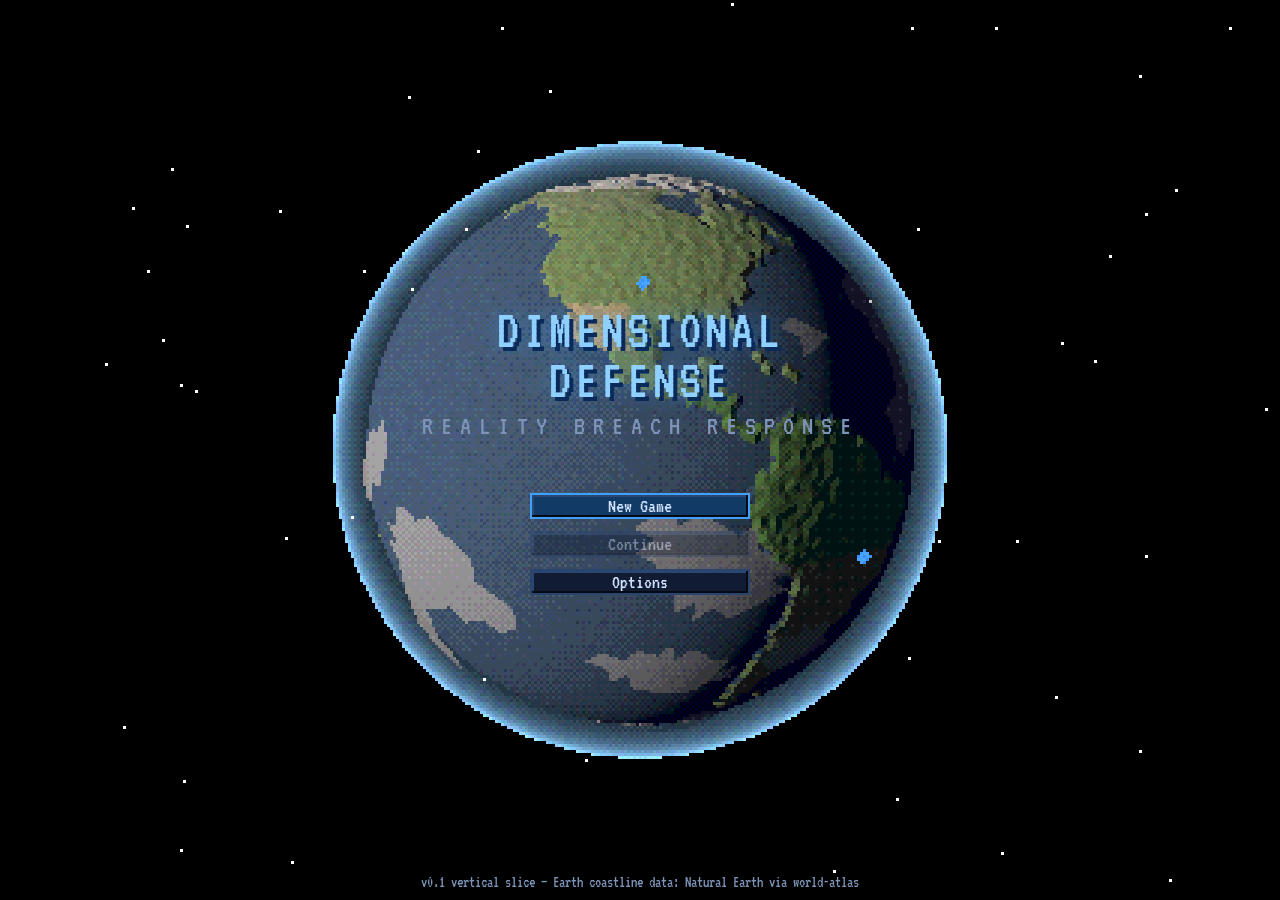
<file: games/dimensional-defense-opus/index.html>
<!doctype html>
<html lang="en">
  <head>
    <meta charset="UTF-8" />
    <meta name="viewport" content="width=device-width, initial-scale=1.0" />
    <title>Dimensional Defense</title>
    <link rel="icon" href="data:image/svg+xml,<svg xmlns='http://www.w3.org/2000/svg' viewBox='0 0 16 16'><rect width='16' height='16' fill='%23081020'/><path d='M8 1 L11 8 L8 15 L5 8Z' fill='%2340a0ff'/></svg>" />
    <script type="module" crossorigin src="./assets/index-vzUSLI4y.js"></script>
    <link rel="stylesheet" crossorigin href="./assets/index-DY7qjLBO.css">
  </head>
  <body>
    <canvas id="gl"></canvas>
    <div id="ui"></div>
    <div id="toasts"></div>
  </body>
</html>
</file>
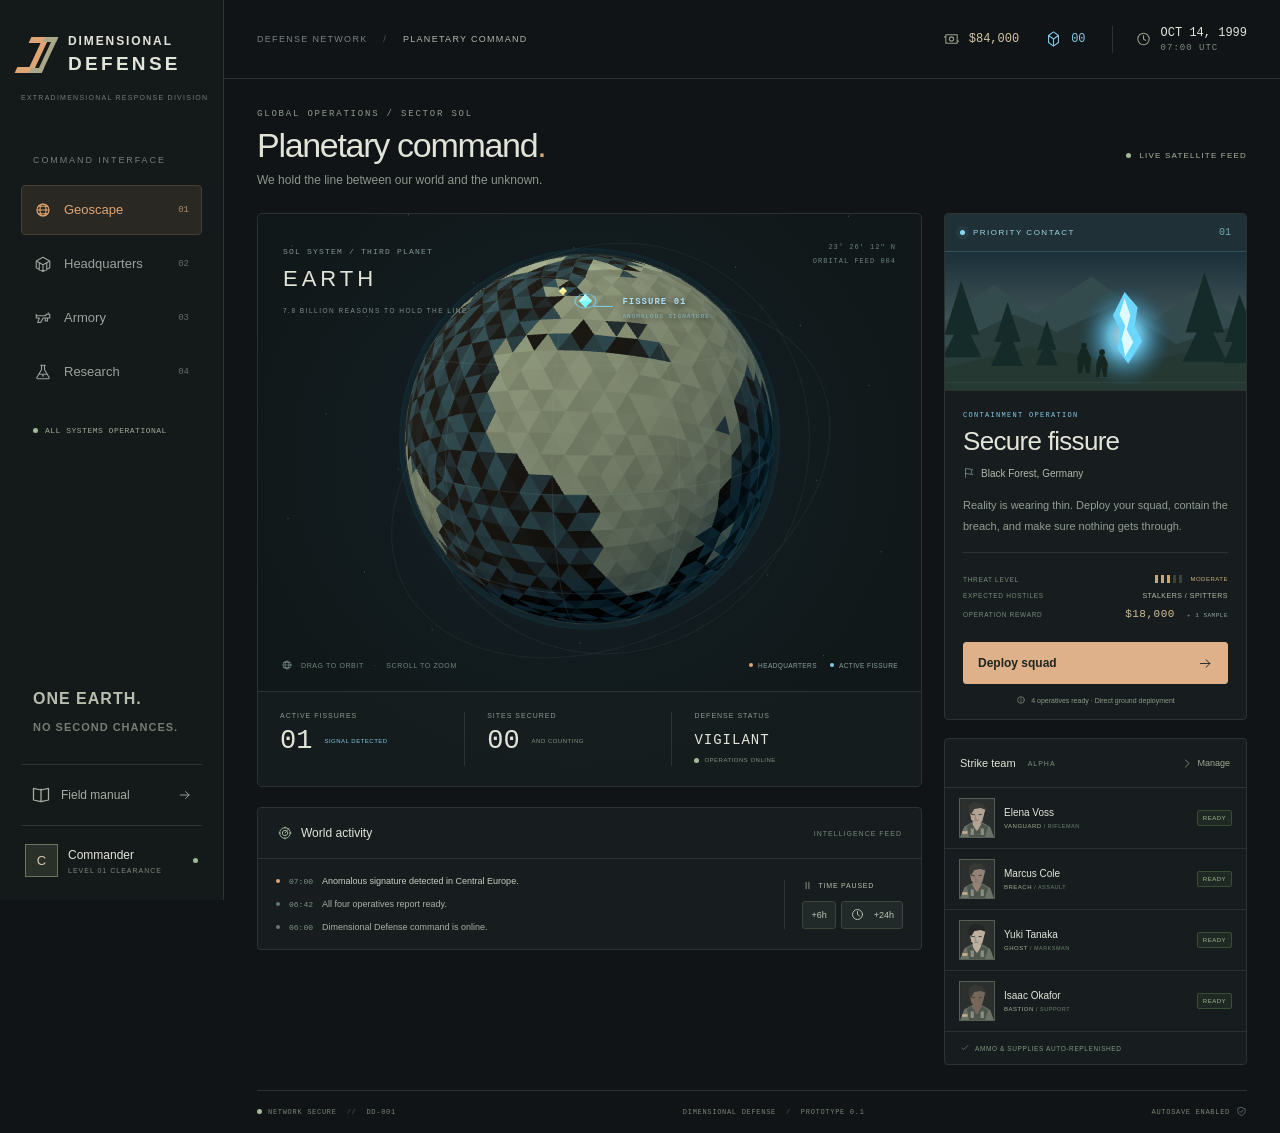
<file: games/dimensional-defense-sol/index.html>
<!doctype html>
<html lang="en">
  <head>
    <meta charset="UTF-8" />
    <meta name="viewport" content="width=device-width, initial-scale=1.0" />
    <meta name="theme-color" content="#101416" />
    <meta name="description" content="Dimensional Defense. An original low-poly, turn-based Earth defense strategy game." />
    <title>Dimensional Defense — Command</title>
    <link rel="icon" href="data:image/svg+xml,%3Csvg xmlns='http://www.w3.org/2000/svg' viewBox='0 0 40 40'%3E%3Crect width='40' height='40' rx='8' fill='%23101416'/%3E%3Cpath d='M11 8h10l10 12-10 12H11l9-12z' fill='%23df9561'/%3E%3C/svg%3E" />
    <script type="module" crossorigin src="./assets/index-d-chVorx.js"></script>
    <link rel="stylesheet" crossorigin href="./assets/index-B2xI_Lw7.css">
  </head>
  <body>
    <div id="app"></div>
  </body>
</html>
</file>
<file: games/dimensional-defense-opus/assets/index-DY7qjLBO.css>
@font-face{font-family:VT323;font-style:normal;font-display:swap;font-weight:400;src:url(./vt323-vietnamese-400-normal-D0VnvwZ9.woff2)format("woff2"),url(./vt323-vietnamese-400-normal-D_5Q7Vcv.woff)format("woff");unicode-range:U+102-103,U+110-111,U+128-129,U+168-169,U+1A0-1A1,U+1AF-1B0,U+300-301,U+303-304,U+308-309,U+323,U+329,U+1EA0-1EF9,U+20AB}@font-face{font-family:VT323;font-style:normal;font-display:swap;font-weight:400;src:url(./vt323-latin-ext-400-normal-iUdYUaX4.woff2)format("woff2"),url(./vt323-latin-ext-400-normal-DqOq58ri.woff)format("woff");unicode-range:U+100-2BA,U+2BD-2C5,U+2C7-2CC,U+2CE-2D7,U+2DD-2FF,U+304,U+308,U+329,U+1D00-1DBF,U+1E00-1E9F,U+1EF2-1EFF,U+2020,U+20A0-20AB,U+20AD-20C0,U+2113,U+2C60-2C7F,U+A720-A7FF}@font-face{font-family:VT323;font-style:normal;font-display:swap;font-weight:400;src:url(./vt323-latin-400-normal-wDgJuOC9.woff2)format("woff2"),url(./vt323-latin-400-normal-Dqn9ZSPj.woff)format("woff");unicode-range:U+??,U+131,U+152-153,U+2BB-2BC,U+2C6,U+2DA,U+2DC,U+304,U+308,U+329,U+2000-206F,U+20AC,U+2122,U+2191,U+2193,U+2212,U+2215,U+FEFF,U+FFFD}:root{--bg:#070b16;--panel:#0a1222eb;--panel2:#111c33;--line:#2a4470;--text:#cfe2ff;--dim:#7d93b8;--rift:#40a0ff;--rift2:#8fd0ff;--good:#6fdc7a;--warn:#ffbf40;--bad:#ff5a5a;font-family:VT323,monospace;font-size:20px}*{box-sizing:border-box}html,body{background:var(--bg);height:100%;color:var(--text);-webkit-user-select:none;user-select:none;margin:0;overflow:hidden}#gl{width:100vw;height:100vh;image-rendering:pixelated;display:block;position:fixed;inset:0}#ui{pointer-events:none;position:fixed;inset:0}#ui>*{pointer-events:auto}#ui .passthrough{pointer-events:none}#ui .passthrough>*{pointer-events:auto}button{color:var(--text);background:var(--panel2);border:2px solid var(--line);cursor:pointer;image-rendering:pixelated;padding:2px 12px;font-family:inherit;font-size:20px;box-shadow:inset -2px -2px #050a14,inset 2px 2px #2c4672}button:hover:not(:disabled){border-color:var(--rift);color:#fff}button:active:not(:disabled){box-shadow:inset 2px 2px #050a14}button:disabled{opacity:.4;cursor:default}button.primary{border-color:var(--rift);background:#123a66}button.danger{background:#4a1418;border-color:#a03030}button.active{border-color:var(--rift2);color:#fff;background:#1d5a96}input,select{background:var(--panel2);color:var(--text);border:2px solid var(--line);font-family:inherit;font-size:20px}.panel{background:var(--panel);border:2px solid var(--line);padding:10px;box-shadow:0 0 0 2px #03060c,4px 4px #03060c}.title{color:var(--rift2);letter-spacing:1px;text-transform:uppercase;margin:0 0 6px;font-size:28px}.dim{color:var(--dim)}.good{color:var(--good)}.warn{color:var(--warn)}.bad{color:var(--bad)}.row{align-items:center;gap:8px;display:flex}.col{flex-direction:column;gap:6px;display:flex}.grow{flex:1}.scroll{overflow-y:auto}.scroll::-webkit-scrollbar{width:10px}.scroll::-webkit-scrollbar-thumb{background:var(--line)}table{border-collapse:collapse;width:100%}td,th{text-align:left;padding:1px 6px}th{color:var(--dim);border-bottom:2px solid var(--line);font-weight:400}tr.sel td{background:#1b3460}tr.click:hover td{cursor:pointer;background:#16294a}.menu{pointer-events:none;flex-direction:column;justify-content:center;align-items:center;gap:12px;display:flex;position:absolute;inset:0}.menu>*{pointer-events:auto}.logo{text-align:center;color:var(--rift2);text-shadow:4px 4px #0a2a5a,0 0 24px #40a0ff99;letter-spacing:4px;font-size:84px;line-height:.9}.logo small{color:var(--dim);letter-spacing:8px;text-shadow:none;margin-top:8px;font-size:28px;display:block}.menu button{width:280px;font-size:26px}.topbar{background:var(--panel);border-bottom:2px solid var(--line);align-items:center;gap:8px;padding:6px 10px;display:flex;position:absolute;top:0;left:0;right:0}.topbar .stat{border-left:2px solid var(--line);white-space:nowrap;padding:0 10px}.topbar{white-space:nowrap}.sidebar{flex-direction:column;gap:8px;width:330px;max-height:calc(100vh - 64px);display:flex;position:absolute;top:52px;right:8px}.fissure-item{border:2px solid var(--line);cursor:pointer;background:#0c1a30;padding:4px 8px}.fissure-item:hover{border-color:var(--rift)}.log{max-height:200px;font-size:17px}.hint{color:var(--rift2);text-shadow:2px 2px #000;pointer-events:none;font-size:26px;position:absolute;top:64px;left:40%;transform:translate(-50%)}.label3d{color:#fff;text-shadow:1px 1px #000,-1px -1px #000;pointer-events:none;white-space:nowrap;font-size:18px;position:absolute;transform:translate(-50%,-130%)}.modal-bg{z-index:50;background:#0000008c;justify-content:center;align-items:center;display:flex;position:absolute;inset:0}.modal{min-width:420px;max-width:760px;max-height:90vh;overflow:auto}.screen{background:radial-gradient(at 50% 0,#0f2040 0%,#070b16 70%);flex-direction:column;gap:10px;padding:10px;display:flex;position:absolute;inset:0}.screen-head{align-items:center;gap:10px;display:flex}.screen-head .title{margin:0}.basegrid{image-rendering:pixelated;background:#1a140e repeating-linear-gradient(0deg,#231a12 0 4px,#1a140e 4px 8px);border:4px solid #3a2e20;grid-template-rows:repeat(6,92px);grid-template-columns:repeat(6,92px);gap:0;display:grid;position:relative}.bcell{cursor:pointer;border:1px dashed #ffffff0f}.bcell.can{background:#40a0ff26}.fac{text-align:center;color:#fff;text-shadow:1px 1px #000;cursor:pointer;border:3px solid #000;flex-direction:column;justify-content:center;align-items:center;font-size:17px;line-height:1;display:flex;position:absolute;overflow:hidden}.fac canvas{width:100%;height:100%;image-rendering:pixelated;z-index:0;position:absolute;inset:0}.fac span{z-index:1;background:#00000073;padding:1px 3px;position:relative}.fac.building{filter:grayscale(.7)brightness(.7)}.fac.sel{outline:3px solid var(--warn)}.inv-layout{grid-template-columns:auto auto auto;align-items:start;gap:10px;display:grid}.cont{border:2px solid var(--line);background:#0a1322;position:relative}.cont-label{color:var(--dim);margin-bottom:2px;font-size:16px}.cont .cell{border:1px solid #16243c;position:absolute}.item{cursor:grab;image-rendering:pixelated;background:#1a2c48;border:2px solid #3a5a8a;justify-content:flex-end;align-items:flex-end;display:flex;position:absolute}.item canvas{width:calc(100% - 4px);height:calc(100% - 4px);image-rendering:pixelated;position:absolute;inset:2px}.item .qty{background:#0009;padding:0 2px;font-size:16px;line-height:1;position:relative}.item:hover{border-color:var(--rift2)}.drag-ghost{pointer-events:none;z-index:100;opacity:.85;position:fixed}.drop-ok{outline:2px solid var(--good)}.drop-bad{outline:2px solid var(--bad)}.stores-grid{flex-wrap:wrap;align-content:flex-start;gap:6px;display:flex}.store-slot{border:2px solid var(--line);cursor:grab;background:#0a1322;position:relative}.store-slot:hover{border-color:var(--rift)}.store-slot .qty{background:#0009;padding:0 2px;font-size:16px;position:absolute;bottom:0;right:2px}.tooltip{z-index:200;pointer-events:none;max-width:300px;font-size:18px;position:fixed}.statbar{border:1px solid var(--line);background:#0a1322;height:10px;position:relative}.statbar>div{position:absolute;inset:0 auto 0 0}.tac-bottom{align-items:stretch;gap:8px;display:flex;position:absolute;bottom:6px;left:50%;transform:translate(-50%)}.tac-unit{min-width:250px}.tac-actions{grid-template-columns:repeat(4,auto);align-content:start;gap:4px;display:grid}.tac-actions button{padding:2px 8px;font-size:18px}.hand{flex-direction:column;gap:3px;min-width:150px;display:flex}.hand-head{align-items:center;gap:6px;font-size:18px;display:flex}.hand-head canvas{width:48px;height:48px;image-rendering:pixelated;border:2px solid var(--line);background:#0a1322}.hand button{text-align:left;padding:1px 6px;font-size:17px}.tac-top{align-items:center;gap:10px;display:flex;position:absolute;top:6px;left:50%;transform:translate(-50%)}.tac-left{flex-direction:column;gap:4px;display:flex;position:absolute;top:6px;left:6px}.squad-btn{align-items:center;gap:6px;min-width:210px;padding:1px 6px;font-size:18px;display:flex}.squad-btn .hpbar{width:50px}.tac-log{pointer-events:none;flex-direction:column;gap:2px;width:340px;font-size:18px;display:flex;position:absolute;top:6px;right:6px}.tac-log div{border-left:3px solid var(--rift);background:#050a14bf;padding:1px 6px}.tac-log div.bad{border-color:var(--bad)}.cursor-info{pointer-events:none;color:#fff;text-shadow:2px 2px #000;z-index:30;white-space:nowrap;font-size:20px;position:fixed}.enemy-turn{color:var(--bad);text-shadow:3px 3px #000;pointer-events:none;font-size:48px;position:absolute;top:40%;left:50%;transform:translate(-50%,-50%)}.target-bar{flex-direction:column;gap:4px;display:flex;position:absolute;bottom:6px;right:6px}.enemy-btn{background:#3a1414;border-color:#8a3030;min-width:34px}#toasts{z-index:300;pointer-events:none;flex-direction:column;align-items:center;gap:4px;display:flex;position:fixed;bottom:220px;left:50%;transform:translate(-50%)}.toast{background:var(--panel);border:2px solid var(--warn);color:var(--warn);padding:2px 12px}.toast.info{border-color:var(--rift);color:var(--text)}.keys{color:var(--dim);font-size:16px}@media (height<=780px),(width<=1280px){:root{font-size:16px}button,input,select{padding:1px 7px;font-size:16px}.title{font-size:21px}.panel{padding:6px}.tac-actions button,.hand button{padding:0 5px;font-size:14px}.tac-actions{grid-template-columns:repeat(4,auto);gap:3px}.tac-unit{min-width:180px}.hand{gap:2px;min-width:110px}.hand-head{font-size:15px}.cont-label{font-size:13px}.squad-btn{min-width:150px;font-size:14px}.tac-log{width:260px;font-size:14px}.tac-top{gap:6px;font-size:15px}.tac-top .keys{display:none}.tac-top{left:165px;transform:none}.tac-log{top:48px}.statbar{height:7px}.logo{font-size:56px}.menu button{width:220px;font-size:20px}.sidebar{width:270px}.basegrid{grid-template-rows:repeat(6,64px);grid-template-columns:repeat(6,64px)}.fac{font-size:13px}.modal{min-width:360px}td,th{padding:0 4px}}.keyhelp{color:var(--dim);pointer-events:none;text-shadow:1px 1px #000;font-size:14px;position:absolute;bottom:6px;left:6px}
</file>
<file: games/dimensional-defense-sol/assets/index-B2xI_Lw7.css>
:root{color:#e2e4d9;font-synthesis:none;--bg:#101416;--panel:#171d1e;--border:#2c3332;--muted:#7f8a86;--orange:#dfa574;--blue:#85c9e6;--green:#99bfa5;background:#101416;font-family:Segoe UI,Arial,sans-serif;font-weight:400}*{box-sizing:border-box}body{margin:0}button,a{-webkit-tap-highlight-color:transparent}button{font:inherit;cursor:pointer}button:disabled{opacity:.35;cursor:not-allowed}button,a{touch-action:manipulation}button:focus-visible,a:focus-visible{outline:2px solid var(--blue);outline-offset:3px}a{color:inherit;text-decoration:none}button{color:inherit}h1,h2,h3,p{margin:0}.icon{flex-shrink:0;width:20px;height:20px}button .icon{pointer-events:none}.sidebar{border-right:1px solid var(--border);z-index:5;background:#14191a;flex-direction:column;width:224px;height:100dvh;padding:33px 21px 0;display:flex;position:fixed;inset:0 auto 0 0}.brand{letter-spacing:1.9px;align-items:center;gap:12px;font-size:12px;font-weight:600;line-height:1.45;display:flex}.brand strong{letter-spacing:3.3px;font-size:19px}.brand-mark{flex-shrink:0;width:35px;height:43px;display:inline-block;position:relative}.brand-mark i{border:6px solid var(--orange);border-left:0;width:18px;height:36px;position:absolute;top:3px;left:2px;transform:skew(-25deg)}.brand-mark i+i{border-width:5px 5px 5px 0;border-color:#aaa88a #aaa88a #aaa88a currentColor;border-left-style:none;width:13px;left:16px}.division-tag{letter-spacing:1.25px;color:#737e77;white-space:nowrap;margin-top:16px;font-size:7px}.nav-caption{letter-spacing:1.9px;color:#758078;margin:54px 12px 16px;font-size:9px}.nav-item{color:#9aa39c;text-align:left;background:0 0;border:1px solid #0000;border-radius:4px;align-items:center;gap:12px;width:100%;margin:4px 0;padding:14px 12px;font-size:13px;display:flex}.nav-item .icon{width:18px}.nav-item small{color:#626e67;margin-left:auto;font-family:monospace;font-size:9px}.nav-item:hover{color:#e1e4d9;background:#1d2525}.nav-item.active{color:var(--orange);background:#292822;border-color:#444035}.nav-item.active small{color:#aa8d6a}.sidebar-status{letter-spacing:.5px;color:#9cac96;align-items:center;gap:7px;margin:25px 12px;font-family:monospace;font-size:8px;display:flex}.live-dot{background:#a2b998;border-radius:50%;flex-shrink:0;width:5px;height:5px;display:inline-block;box-shadow:0 0 8px #a2b99822}.sidebar-bottom{margin-top:auto}.earth-motto{letter-spacing:1px;color:#b9bdae;margin:25px 12px;font-size:16px;font-weight:600;line-height:1.7}.earth-motto span{color:#747f74;letter-spacing:1px;font-size:11px}.manual-button{border:0;border-top:1px solid var(--border);color:#a6afa4;background:0 0;align-items:center;gap:10px;width:100%;padding:20px 10px;font-size:12px;display:flex}.manual-button>.icon:last-child{width:14px;margin-left:auto}.commander{border-top:1px solid var(--border);align-items:center;gap:10px;padding:18px 4px 23px;display:flex}.commander-avatar{color:#d7c8a9;background:#293029;border:1px solid #6c735e;place-items:center;width:33px;height:33px;font-size:13px;display:grid}.commander b{font-size:12px;font-weight:500;display:block}.commander span{letter-spacing:1px;color:#7f897c;margin-top:5px;font-size:7px;display:block}.commander>.live-dot{margin-left:auto}.main-shell{flex-direction:column;min-height:100dvh;margin-left:224px;display:flex}.topbar{border-bottom:1px solid var(--border);justify-content:space-between;align-items:center;gap:15px;height:79px;padding:0 33px;display:flex}.breadcrumb{letter-spacing:1.3px;color:#78837d;white-space:nowrap;font-size:9px}.breadcrumb span{color:#4b5750;margin:0 12px}.breadcrumb b{color:#afb9ac;font-weight:500}.resources{align-items:center;gap:26px;display:flex}.resources>div{white-space:nowrap;align-items:center;gap:9px;font-family:monospace;font-size:12px;display:flex}.resources .icon{color:#999f8b;width:17px}.resources>div:first-child{color:#d5c7a6}.resources>div:nth-child(2),.resources>div:nth-child(2) .icon{color:var(--blue)}.date-block{border-left:1px solid var(--border);padding-left:22px}.date-block small{color:#7e8d80;letter-spacing:1px;margin-top:3px;font-size:9px;display:block}main{flex:1;min-width:0;padding:30px 33px 25px}.page-heading{justify-content:space-between;align-items:center;gap:12px;margin-bottom:26px;display:flex}.eyebrow{letter-spacing:1.8px;color:#909d8f;font-family:monospace;font-size:9px;font-weight:500}.page-heading h1{letter-spacing:-1.3px;margin:8px 0 9px;font-size:34px;font-weight:500;line-height:1.1}.title-dot{color:var(--orange)}.page-heading p{color:#8b968c;font-size:12px}.network-status{letter-spacing:1.2px;color:#a9b5a2;align-items:center;gap:8px;margin-top:15px;font-size:8px;display:flex}.command-layout{grid-template-columns:minmax(0,1fr) 303px;gap:22px;display:grid}.world-column,.operations-column{min-width:0}.world-stage{border:1px solid var(--border);background:radial-gradient(at 48% 43%,#1d3033 0,#121c20 38%,#111819 70%);border-radius:5px;position:relative;overflow:hidden}.world-top{z-index:2;pointer-events:none;justify-content:space-between;display:flex;position:absolute;inset:26px 25px auto}.world-top .eyebrow{letter-spacing:1.2px;color:#819692;font-size:8px}.world-top h2{letter-spacing:4px;margin:8px 0 7px;font-size:22px;font-weight:500}.world-top small{letter-spacing:1.5px;color:#81918b;font-size:6.5px}.coordinate{color:#6b827e;text-align:right;letter-spacing:1px;font-family:monospace;font-size:7px;line-height:2}.scene{isolation:isolate;width:100%;position:relative;overflow:hidden}.scene canvas{outline:none;width:100%;height:100%;display:block}.globe-scene{cursor:grab;height:450px}.globe-scene:active{cursor:grabbing}.scene-label{pointer-events:none;z-index:2;white-space:nowrap;font-family:monospace;position:absolute;transform:translate(-50%,-100%)}.fissure-label{color:#abddf2;text-shadow:0 2px 6px #000;align-items:center;gap:9px;display:flex;transform:translate(8px,-30%)}.fissure-label:before{content:"";background:#82d2f3;width:20px;height:1px;display:block}.fissure-label b{letter-spacing:1px;font-size:9px}.scene-label small{letter-spacing:1px;color:#88b9c9;margin-top:5px;font-size:6px;display:block}.map-pin{display:none}.planet-bottom{justify-content:space-between;align-items:center;gap:12px;margin-top:-5px;padding:0 23px 20px;display:flex;position:relative}.planet-bottom>span{color:#71857c;letter-spacing:.6px;white-space:nowrap;align-items:center;gap:8px;font-size:7px;display:flex}.planet-bottom .icon{width:12px;height:12px}.planet-bottom i:not(.legend-dot){color:#53695c;margin:0 2px}.map-legend{gap:13px;display:flex}.map-legend span{color:#8da198;letter-spacing:.4px;white-space:nowrap;align-items:center;gap:5px;font-size:6.5px;display:flex}.legend-dot{background:var(--blue);border-radius:50%;width:4px;height:4px}.legend-dot.base-dot{background:var(--orange)}.world-stats{border-top:1px solid var(--border);background:#19202288;grid-template-columns:1fr 1fr 1.2fr;padding:20px 0;display:grid}.world-stats>div{border-right:1px solid var(--border);padding:0 22px}.world-stats>div:last-child{border:0}.world-stats small{letter-spacing:1px;color:#8c9a8d;white-space:nowrap;font-size:7px;display:block}.world-stats b{align-items:center;gap:12px;margin-top:7px;font-family:monospace;font-size:27px;font-weight:400;display:flex}.world-stats b span{letter-spacing:.5px;color:#849180;max-width:65px;font-family:Segoe UI,Arial,sans-serif;font-size:6px;line-height:1.8}.world-stats .status-value{letter-spacing:1px;margin-top:13px;font-size:14px;display:block}.world-stats .status-value span{align-items:center;gap:5px;max-width:none;margin-top:7px;font-size:6px;display:flex}.blue-text{color:var(--blue)!important}.green-text{color:var(--green)!important}.orange-text{color:var(--orange)!important}.panel,.activity-panel,.squad-panel,.mission-card{background:var(--panel);border:1px solid var(--border);border-radius:4px;overflow:hidden}.activity-panel{margin-top:20px}.section-top{border-bottom:1px solid var(--border);justify-content:space-between;align-items:center;gap:10px;padding:17px 19px;display:flex}.section-top h3{white-space:nowrap;align-items:center;gap:8px;font-size:12px;font-weight:500;display:flex}.section-top h3>.icon{color:#98ab96;width:16px;height:16px}.section-top>span{letter-spacing:1px;color:#788b7d;white-space:nowrap;font-size:7px}.section-top h3 span{letter-spacing:1px;color:#7b8c7d;margin-left:4px;font-size:7px}.activity-body{align-items:center;gap:10px;padding:17px 18px;display:flex}.activity-list{flex-direction:column;flex:1;gap:13px;min-width:0;display:flex}.activity-list>div{align-items:center;gap:9px;min-width:0;font-size:9px;display:flex}.activity-list i{background:#627b6b;border-radius:50%;flex-shrink:0;width:4px;height:4px}.activity-list i.current{background:var(--orange)}.activity-list time{color:#809386;font-family:monospace;font-size:8px}.activity-list span{text-overflow:ellipsis;white-space:nowrap;color:#a8b2a5;overflow:hidden}.activity-list>div:first-child span{color:#c6cebf}.time-controls{border-left:1px solid var(--border);flex-shrink:0;padding-left:17px}.time-controls>small{letter-spacing:.8px;color:#b8c1ad;align-items:center;gap:5px;margin-bottom:10px;font-size:7px;display:flex}.time-controls .icon{width:11px;height:11px}.time-controls>div{gap:5px;display:flex}.time-controls .btn{min-height:28px;padding:5px 8px;font-size:9px}.mission-card-top{color:#a1d6e8;background:#1f3036;border-bottom:1px solid #34505a;justify-content:space-between;align-items:center;padding:13px 15px;display:flex}.mission-card-top>span{letter-spacing:1.5px;align-items:center;gap:8px;font-size:8px;display:flex}.mission-card-top small{color:#6eaabd;font-family:monospace;font-size:10px}.pulse-dot{background:#85d6f1;border-radius:50%;width:5px;height:5px;display:inline-block;box-shadow:0 0 0 4px #78c1e111}.site-art{border-bottom:1px solid var(--border);width:100%;height:139px;display:block}.mission-body{padding:20px 18px 14px}.mission-body .eyebrow{letter-spacing:1.3px;font-size:7px}.mission-body h2{letter-spacing:-.7px;margin:7px 0 10px;font-size:26px;font-weight:500}.location{color:#afb9ab;align-items:center;gap:6px;font-size:10px;display:flex}.location .icon{color:#7e9b90;width:12px;height:12px}.mission-body p{color:#919e92;margin:16px 0;font-size:11px;line-height:1.85}.mission-metadata{border-top:1px solid var(--border);padding:13px 0}.mission-metadata>div{justify-content:space-between;align-items:center;gap:8px;margin:9px 0;display:flex}.mission-metadata>div>span{letter-spacing:.7px;color:#778b7a;font-size:6.5px}.mission-metadata b{letter-spacing:.5px;color:#aebaa7;font-size:7px;font-weight:500}.mission-metadata .threat{color:#ccad7b;align-items:center;gap:3px;font-size:6px;display:flex}.threat i{background:#cca572;width:3px;height:8px;display:inline-block}.threat i:nth-child(5){margin-right:5px}.threat i.dim{background:#3d4236}.mission-metadata .reward{color:#d1be96;font-family:monospace;font-size:11px}.reward em{color:#8ca9a2;margin-left:5px;font-size:6px;font-style:normal}.btn{border:1px solid var(--border);color:#bec6b6;white-space:nowrap;background:#1d2525;border-radius:3px;justify-content:center;align-items:center;gap:9px;min-height:37px;padding:10px 14px;font-size:11px;font-weight:500;transition:background .15s,border-color .15s;display:inline-flex}.btn .icon{width:15px;height:15px}.btn:hover:not(:disabled){background:#2b3632;border-color:#64715e}.btn.primary{color:#202621;background:#deb18a;border-color:#deb18a;font-weight:600}.btn.primary:hover:not(:disabled){background:#edc39c;border-color:#edc39c}.btn.secondary{background:#222a28;border-color:#465043}.btn.subtle{background:#222a29;border-color:#39443a}.btn.text-btn{color:#9da98f;background:0 0;border-color:#0000;gap:4px;min-height:20px;padding:0;font-size:9px}.btn.text-btn .icon{width:12px}.btn.full{width:100%}.deploy-button{flex-direction:row-reverse;justify-content:space-between;width:100%;height:42px;font-size:12px}.card-note{color:#8b9b89;justify-content:center;align-items:center;gap:5px;margin-top:11px;font-size:7px;display:flex}.card-note .icon{width:10px;height:10px}.squad-panel{margin-top:18px}.squad-panel .section-top{padding:14px 15px}.squad-panel .section-top h3{font-size:11px}.squad-row{text-align:left;background:0 0;border:0;border-bottom:1px solid #29312d;align-items:center;gap:9px;width:100%;padding:10px 14px;display:flex}.squad-row:hover{background:#222c27}.portrait{filter:saturate(.6);border:1px solid #53604d;flex-shrink:0;width:36px;height:40px}.squad-row b{font-size:10px;font-weight:500;display:block}.squad-row small{letter-spacing:.5px;color:#a3af93;margin-top:5px;font-size:6px;display:block}.squad-row small span{color:#6e806f;font-size:5.5px}.squad-row .status{letter-spacing:.5px;color:#9fba92;background:#2c3d2c66;border:1px solid #394d36;border-radius:2px;margin-left:auto;padding:4px 5px;font-size:6px}.squad-row .status.wounded{color:var(--orange);border-color:#6d513d}.squad-foot{letter-spacing:.6px;color:#7f967e;align-items:center;gap:5px;padding:11px 15px;font-size:6.5px;display:flex}.squad-foot .icon{width:10px;height:10px}.global-footer{border-top:1px solid var(--border);letter-spacing:.7px;color:#778676;justify-content:space-between;gap:12px;margin:0 33px;padding:15px 0;font-family:monospace;font-size:7px;display:flex}.global-footer>span{align-items:center;gap:6px;display:flex}.global-footer em{color:#495c4b;margin:0 4px;font-style:normal}.global-footer .icon{width:11px;height:11px}.toast{z-index:50;color:#d6e8d7;background:#2d3e33;border:1px solid #6f947a;border-radius:4px;align-items:center;gap:10px;min-width:260px;max-width:600px;padding:15px 21px;font-size:12px;animation:.2s ease-out toast-in;display:flex;position:fixed;bottom:28px;left:calc(50% + 100px);transform:translate(-50%);box-shadow:0 12px 50px #0009}.toast.error{color:#f0d4c2;background:#442b24;border-color:#a07357}.toast .icon{width:18px;height:18px}.startup-error{z-index:40;background:#442b24;border:1px solid #a07357;padding:20px;font-size:12px;position:fixed;bottom:20px;left:250px;right:30px}.webgl-error{height:100%;color:var(--orange);text-align:center;place-items:center;padding:40px;display:grid}.empty-note{color:var(--muted);padding:20px;font-size:12px}.management-layout{grid-template-columns:minmax(0,1fr) 315px;align-items:start;gap:24px;display:grid}.base-grid{background:radial-gradient(at top,#26332b55,#0000);grid-template-columns:repeat(3,1fr);gap:13px;padding:25px;display:grid}.base-room{text-align:center;background:#202923;border:1px solid #3d4d3e;border-radius:3px;flex-direction:column;justify-content:center;align-items:center;min-height:157px;padding:15px 6px;display:flex;position:relative}.base-room.selected{border-color:var(--orange);box-shadow:0 0 0 1px #dfa57433}.base-room.empty{color:#788a76;background:#141d1955;border:1px dashed #3a473b}.base-room.empty.selected{border-color:var(--orange)}.base-room b{margin:10px 0 7px;font-size:11px;font-weight:500}.base-room small{letter-spacing:.6px;color:#90aa89;font-size:6px}.base-room>.icon{color:#5a7059;width:24px;height:24px;margin:15px}.room-number{color:#82967b;font:8px monospace;position:absolute;top:10px;left:12px}.room-plan{background:repeating-linear-gradient(90deg,#0000 0 21px,#394835 22px),repeating-linear-gradient(0deg,#2c3c2b 0 21px,#394835 22px);border:1px solid #637659;place-items:center;width:90px;height:67px;display:grid;position:relative;transform:perspective(300px)rotateX(27deg)rotate(-8deg);box-shadow:7px 8px #111b16}.room-plan>.icon{color:#b2b89a;width:30px;height:30px}.room-plan i{background:#718367;border:1px solid #a1a78b;width:15px;height:8px;position:absolute;bottom:5px;left:6px}.room-plan i+i{left:28px}.room-plan i+i+i{width:8px;height:20px;inset:7px 6px auto auto}.constructing .room-plan{opacity:.5}.base-summary{border-top:1px solid var(--border);letter-spacing:1px;color:#90a17f;justify-content:space-between;padding:18px 25px;font-size:8px;display:flex}.base-summary .live-dot{margin-right:6px}.facility-hero{text-align:center;padding:35px 24px}.facility-hero>.icon{color:#c0bc97;width:60px;height:60px;margin:10px 0 24px}.facility-hero h2{font-size:23px;font-weight:500}.facility-hero p{color:#95a08e;margin:16px 0 20px;font-size:12px;line-height:1.9}.pill{color:#a1bd91;letter-spacing:1px;border:1px solid #495d43;padding:6px 9px;font-size:8px;display:inline-block}.facility-inspector>.btn{width:calc(100% - 40px);margin:0 20px 15px}.inspector-note{color:#7a8a78;padding:15px 24px 28px;font-size:10px;line-height:1.9}.build-option{border:0;border-bottom:1px solid var(--border);text-align:left;background:0 0;align-items:flex-start;gap:15px;width:100%;padding:18px 20px;display:flex}.build-option:hover{background:#253029}.build-option>.icon{color:#acaf8f;width:23px;height:23px;margin-top:2px}.build-option>.icon:last-child{color:#7f927a;width:14px;height:14px;margin-left:auto}.build-option>div{flex:1}.build-option b{font-size:12px;font-weight:500;display:block}.build-option small{color:#8b9986;margin:6px 0 10px;font-size:10px;line-height:1.6;display:block}.build-option span{color:#d5bc8f;font-family:monospace;font-size:11px}.build-option em{color:#8f9b84;font-size:9px;font-style:normal}.armory-layout{grid-template-columns:220px minmax(290px,1fr) 275px;align-items:start;gap:18px;display:grid}.roster-row{border:0;border-left:2px solid #0000;border-bottom:1px solid var(--border);text-align:left;background:0 0;align-items:center;gap:11px;width:100%;padding:15px 13px;display:flex}.roster-row.selected{border-left-color:var(--orange);background:#2a2e25}.roster-row>.icon{color:#8c9b7f;width:12px;height:12px;margin-left:auto}.roster-row .portrait{width:39px;height:45px}.roster-row b{font-size:11px;font-weight:500;display:block}.roster-row small{color:#b4b493;letter-spacing:.6px;margin:5px 0;font-size:7px;display:block}.roster-row span{color:#8b9f7d;letter-spacing:.4px;font-size:6px}.roster-tip{color:#83917d;padding:20px 16px;font-size:10px;line-height:1.9}.roster-tip .icon{vertical-align:middle;width:12px;height:12px;margin-right:5px}.dead{filter:grayscale();opacity:.45}.operative-heading{align-items:center;gap:17px;padding:25px 22px;display:flex}.operative-heading .portrait{width:55px;height:63px}.operative-heading .eyebrow{letter-spacing:1px;font-size:7px}.operative-heading h2{margin:7px 0;font-size:24px;font-weight:500}.operative-heading span{color:#91a080;letter-spacing:.8px;font-size:7px}.operative-heading i{margin:0 5px;font-style:normal}.inventory-top{border-top:1px solid var(--border);padding:16px 20px}.inventory-top h3{font-size:11px}.inventory-top>span{font-size:7px}.inventory-grid{background:#141b17;border:1px solid #394636;grid-template-rows:repeat(4,58px);grid-template-columns:repeat(6,minmax(0,1fr));gap:3px;margin:22px;padding:5px;display:grid;position:relative}.inventory-cell{background:#202a22;border:1px solid #35432f;grid-area:auto;min-width:0;padding:0}.inventory-cell:hover{background:#394632}.inventory-item{z-index:1;cursor:grab;background:linear-gradient(145deg,#4c5642ee,#2e392aee);border:1px solid #77816a;flex-direction:column;grid-area:auto;justify-content:center;align-items:center;min-width:0;padding:8px;display:flex;position:relative}.inventory-item.selected{border-color:var(--orange);background:linear-gradient(145deg,#5b5943,#343c2e);box-shadow:inset 0 0 0 1px #dfa57455}.inventory-item .weapon-art{color:#c0c3a9;filter:drop-shadow(2px 4px 2px #0005);width:100%;height:calc(100% - 10px)}.inventory-item>span{letter-spacing:1px;color:#bac0a5;font:6px monospace;position:absolute;bottom:6px;left:7px}.inventory-item.rotated .weapon-art{flex-shrink:0;width:140%;height:70%;transform:rotate(90deg)}.inventory-actions{gap:8px;padding:0 22px;display:flex}.inventory-actions .btn{min-height:31px;padding:7px 10px;font-size:9px}.inventory-hint{color:#89967f;padding:17px 22px;font-size:10px;line-height:1.8}.loadout-summary{border-top:1px solid var(--border);flex-direction:column;gap:17px;padding:18px 22px;display:flex}.loadout-summary>div{align-items:center;gap:12px;display:flex}.loadout-summary .icon{color:#a0ab8c;width:19px;height:19px}.loadout-summary span{color:#869577;letter-spacing:.9px;font-size:7px}.loadout-summary b{letter-spacing:0;color:#c0c7b1;margin-top:5px;font-size:11px;font-weight:500;display:block}.inventory-panel>.btn{width:calc(100% - 44px);margin:5px 22px 23px}.equipment-panel .section-top{padding:17px 15px}.equipment-panel .section-top h3{font-size:11px}.equipment-panel .section-top>span{font-size:6px}.equipment-row{text-align:left;border:0;border-bottom:1px solid var(--border);background:0 0;border-left:2px solid #0000;align-items:center;gap:10px;width:100%;padding:9px 13px;display:flex}.equipment-row:hover{background:#263027}.equipment-row.selected{border-left-color:var(--orange);background:#2b3026}.weapon-art{fill:currentColor;color:#a9b29b;width:100%;height:100%}.weapon-art .detail{fill:none;stroke:#252e25;stroke-width:2px}.equipment-row .weapon-art{flex-shrink:0;width:63px;height:43px}.equipment-row b{font-size:10px;font-weight:500;display:block}.equipment-row small{color:#9aa68b;letter-spacing:.6px;margin-top:5px;font-size:6.5px;display:block}.equipment-row small span{color:#71846d}.stock-count{color:#b5bea3;margin-left:auto;font:11px monospace}.equipment-details{padding:15px 18px 20px}.weapon-showcase{background:radial-gradient(#4c584333,#0000);height:100px}.weapon-showcase .weapon-art{padding:10px 15px}.equipment-details h3{margin:10px 0;font-size:18px;font-weight:500}.equipment-details p{color:#95a087;font-size:10px;line-height:1.9}.weapon-stats{grid-template-columns:repeat(3,1fr);gap:9px;margin:21px 0;display:grid}.weapon-stats>div{border-right:1px solid var(--border)}.weapon-stats>div:last-child{border:0}.weapon-stats small{letter-spacing:1px;color:#8b997d;font-size:6.5px;display:block}.weapon-stats b{color:#d2ccb1;margin-top:7px;font:22px monospace;display:block}.weapon-stats em{font-size:8px;font-style:normal}.research-layout{grid-template-columns:minmax(0,1.65fr) minmax(260px,1fr);align-items:start;gap:25px;display:grid}.research-visual{background:radial-gradient(#2c4a4b77,#152426);height:270px;padding:45px;position:relative;overflow:hidden}.blueprint-grid{background:repeating-linear-gradient(0deg,#0000,#0000 24px,#71989811 25px),repeating-linear-gradient(90deg,#0000,#0000 24px,#71989811 25px);position:absolute;inset:0}.research-visual>.weapon-art{color:#7dc0c9;filter:drop-shadow(0 0 10px #6dd6ee33);position:relative;transform:rotate(-12deg)}.research-visual>.weapon-art .detail{stroke:#223c40;stroke-width:1px}.blueprint-label{letter-spacing:1px;color:#6faaa9;font:7px/1.9 monospace;position:absolute;bottom:19px;left:22px}.blueprint-number{color:#74b5b566;font:27px monospace;position:absolute;top:16px;right:20px}.research-project-body{padding:28px}.research-project-body h2{margin:9px 0 15px;font-size:29px;font-weight:500}.research-project-body>p{color:#9ba68e;max-width:520px;font-size:12px;line-height:1.9}.research-requirements{flex-direction:column;gap:13px;margin:25px 0;display:flex}.research-requirements>div{color:#afb69c;align-items:center;gap:10px;font-size:11px;display:flex}.research-requirements .icon{color:#9eaf89;width:15px;height:15px}.research-notes>h2{margin:26px 24px 15px;font-size:25px;font-weight:500}.research-notes>p{color:#9aa58d;margin:0 24px;font-size:12px;line-height:1.9}.warning{color:#c9b68c;background:#332f2255;border:1px solid #5b513d;gap:9px;margin:22px 24px;padding:13px;font-size:10px;line-height:1.8;display:flex}.warning .icon{width:15px;height:15px;margin-top:2px}.research-notes .weapon-stats{margin:25px}.manufacturing{margin-top:22px}.manufacturing>p{color:#9eaa8f;margin:20px 24px;font-size:11px;line-height:1.9}.manufacture-price{justify-content:space-between;align-items:center;margin:22px 24px;display:flex}.manufacture-price b{color:#d0bb92;font:22px monospace}.manufacture-price span{letter-spacing:.8px;color:#929f83;font-size:7px}.manufacturing>.btn{width:calc(100% - 48px);margin:0 24px 15px}.manufacturing>small{text-align:center;letter-spacing:1px;color:#8da37d;margin:0 24px 20px;font-size:7px;display:block}.progress-label{color:#b8c6a9;letter-spacing:.8px;justify-content:space-between;margin-bottom:10px;font-size:8px;display:flex}.progress-track{background:#334134;height:5px;margin-bottom:22px}.progress-track i{background:#a0c6b0;height:5px;display:block}.research-complete{color:#a2c6a9;letter-spacing:.8px;align-items:center;gap:10px;font-size:9px;display:flex}.research-complete .icon{width:17px;height:17px}.turn-indicator{letter-spacing:1px;color:#bec9ad;align-items:center;gap:8px;font-size:9px;display:flex}.turn-indicator b{color:#dbc098;margin-left:10px;font:30px monospace}.tactical-layout{grid-template-columns:minmax(0,1fr) 285px;align-items:start;gap:22px;display:grid}.battlefield-panel{border:1px solid var(--border);background:radial-gradient(#25332c,#111b19 75%);border-radius:4px;overflow:hidden}.battlefield-top{border-bottom:1px solid var(--border);letter-spacing:1px;color:#9faf91;background:#1d2821aa;justify-content:space-between;align-items:center;gap:5px;padding:14px 17px;font-size:7px;display:flex}.battlefield-top>span{align-items:center;gap:7px;display:flex}.battlefield-top .icon{width:13px;height:13px}.mission-scene{cursor:crosshair;height:470px}.mission-scene:after{content:attr(data-hint);letter-spacing:1px;color:#b8c8a8;pointer-events:none;background:#16241cd9;border:1px solid #586b4744;padding:7px 10px;font:8px monospace;position:absolute;bottom:12px;left:50%;transform:translate(-50%)}.mission-scene.aiming:after{color:#efb89c;border-color:#b0775166}.unit-tag,.enemy-tag{color:#b7c8a6;background:#1a2821d9;border:1px solid #4f6a4e;padding:4px 6px;font-size:7px;transform:translate(-50%,-100%)}.unit-tag.selected{color:#e6cca5;border-color:#a88e5d}.unit-tag span{letter-spacing:.5px;font-size:6px}.unit-tag i,.enemy-tag i{background:linear-gradient(to right,#afbf94 var(--health),#414c3c var(--health));width:100%;height:2px;margin-top:3px;display:block}.enemy-tag{color:#d7b4c8;letter-spacing:.8px;background:#322934db;border-color:#766176;font-size:6px}.enemy-tag i{background:linear-gradient(to right,#c399bb var(--health),#524054 var(--health))}.rift-tag{color:#9eddf3;text-align:center;letter-spacing:1px;text-shadow:0 2px 8px #000;font-size:7px}.rift-tag small{letter-spacing:.5px;font-size:5px}.battlefield-bottom{letter-spacing:.6px;color:#7a9278;border-top:1px solid #2e4030;justify-content:space-between;gap:10px;padding:12px 14px;font-size:6px;display:flex}.battlefield-bottom i{color:#637c5d;margin:0 5px;font-style:normal}.tactical-squad{border-top:1px solid var(--border);background:#18231c;grid-template-columns:repeat(4,1fr);display:grid}.tactical-operative{border:0;border-top:2px solid #0000;border-right:1px solid var(--border);text-align:left;background:0 0;align-items:center;gap:9px;min-width:0;padding:14px 10px;display:flex}.tactical-operative.selected{border-top-color:var(--orange);background:#303429}.tactical-operative .portrait{width:33px;height:40px}.tactical-operative>div{flex:1;min-width:0}.tactical-operative small{letter-spacing:.6px;color:#93a27e;font-size:5px;display:block}.tactical-operative b{letter-spacing:.3px;margin:4px 0 6px;font-size:9px;font-weight:500;display:block}.tactical-operative span{color:#b7bd9b;flex-wrap:wrap;justify-content:space-between;gap:4px;font-family:monospace;font-size:6px;display:flex}.tactical-operative em{color:#d7b788;font-size:6px;font-style:normal}.mini-bar{background:#455339;height:2px;margin-bottom:6px}.mini-bar i{background:#adbc8b;height:100%;display:block}.active-weapon{text-align:center;padding:14px 20px 20px}.active-weapon .weapon-art{height:90px;padding:10px}.active-weapon b{font-size:16px;font-weight:500;display:block}.active-weapon span{letter-spacing:.5px;color:#bcc4a3;margin-top:8px;font-size:7px;display:block}.active-weapon em{color:#7e9476;font-style:normal}.action-grid{grid-template-columns:1fr 1fr;gap:8px;padding:0 17px;display:grid}.action-grid .btn{min-height:37px;padding:10px 8px;font-size:9px}.action-grid .btn .icon{width:13px;height:13px}.action-grid .btn.selected{color:#e4c19a;background:#34372a;border-color:#977c58}.reaction-tip{color:#95a184;margin:17px;font-size:10px;line-height:1.8}.reaction-tip .icon{vertical-align:middle;width:12px;height:12px;margin-right:4px}.tactical-actions>.btn{width:calc(100% - 34px);margin:0 17px}.evac-row{text-align:center;padding:15px}.evac-row .btn{color:#9f9e84;font-size:9px}.combat-log{margin-top:20px}.combat-log>p{color:#899b7e;border-bottom:1px solid #29372a;margin:0;padding:13px 17px 13px 29px;font-size:10px;line-height:1.7;position:relative}.combat-log>p.latest{color:#c8ccb0;background:#29332866}.combat-log>p>i{background:#799168;width:3px;height:3px;position:absolute;top:19px;left:16px}.combat-log>p.latest>i{background:var(--orange)}.modal-backdrop{-webkit-backdrop-filter:blur(8px);backdrop-filter:blur(8px);z-index:30;background:#060c0ee8;justify-content:center;align-items:center;padding:30px;display:flex;position:fixed;inset:0}.modal{background:#1c2521;border:1px solid #4a5947;border-radius:6px;width:700px;max-width:100%;max-height:90dvh;padding:32px;overflow:auto;box-shadow:0 25px 100px #0008}.modal .section-top{margin-bottom:26px;padding:0 0 20px}.modal h2{letter-spacing:-.8px;margin:10px 0 20px;font-size:32px;font-weight:500}.modal p{color:#acb59b;font-size:12px;line-height:1.9}.manual-grid{grid-template-columns:1fr 1fr;gap:25px;margin:30px 0;display:grid}.manual-grid b{letter-spacing:1px;color:#dbb389;font-size:9px;font-weight:500}.manual-grid p{margin-top:9px;font-size:11px}.manual-footer{border-top:1px solid var(--border);justify-content:space-between;align-items:center;gap:25px;padding-top:20px;display:flex}.manual-footer>span{color:#809776;font-size:8px;line-height:1.8}.btn.danger{color:#d39c85}.btn.icon-button{background:0 0;border:0;min-height:24px;padding:0}.btn.icon-button .icon{width:21px;height:21px}.confirm-modal{width:460px}.confirm-actions{justify-content:flex-end;gap:10px;margin-top:30px;display:flex}.mission-result{text-align:center;width:600px;padding:35px}.result-symbol{color:#d6b485;place-items:center;margin-bottom:25px;display:grid}.result-symbol .icon{width:65px;height:65px}.result-stats{border-top:1px solid var(--border);border-bottom:1px solid var(--border);grid-template-columns:repeat(3,1fr);margin:30px 0;padding:22px 0;display:grid}.result-stats small{letter-spacing:.5px;color:#9aab8a;font-size:7px}.result-stats b{color:#d3c19b;margin-top:12px;font:24px monospace;display:block}@keyframes toast-in{0%{opacity:0;translate:0 7px}to{opacity:1;translate:0}}@media (width>=1600px){main{padding:38px 44px 30px}.topbar{padding:0 44px}.command-layout{grid-template-columns:minmax(0,1fr) 340px;gap:26px}.globe-scene{height:510px}.world-stats{padding:24px 0}.site-art{height:160px}.mission-body{padding:23px}.mission-body p{font-size:12px}.mission-metadata>div{margin:12px 0}.squad-row{padding:12px 18px}.activity-body{padding:23px}.armory-layout{grid-template-columns:250px minmax(350px,1fr) 320px}.mission-scene{height:550px}.tactical-layout{grid-template-columns:minmax(0,1fr) 320px}.base-room{min-height:180px}}@media (width<=1250px){.sidebar{width:190px;padding-left:14px;padding-right:14px}.brand{letter-spacing:1.4px;gap:9px;font-size:10px}.brand strong{letter-spacing:2.4px;font-size:17px}.brand-mark{margin-left:-3px;transform:scale(.85)}.division-tag{letter-spacing:.9px;font-size:6px}.main-shell{margin-left:190px}.topbar{padding:0 23px}.resources{gap:15px}.breadcrumb{letter-spacing:.7px;font-size:8px}.breadcrumb span{margin:0 7px}main{padding:26px 23px 22px}.command-layout{grid-template-columns:minmax(0,1fr) 280px;gap:17px}.globe-scene{height:420px}.world-top{inset:22px 19px auto}.world-top small{font-size:5.5px}.coordinate{font-size:6px}.planet-bottom{flex-wrap:wrap;gap:10px;padding-left:15px;padding-right:15px}.planet-bottom>span,.map-legend span{font-size:6px}.world-stats>div{padding:0 15px}.world-stats small{font-size:6px}.world-stats b{gap:6px;font-size:24px}.world-stats b span{font-size:5px}.world-stats .status-value{font-size:12px}.world-stats .status-value span{font-size:5px}.activity-body{flex-wrap:wrap}.time-controls{border-left:0;border-top:1px solid var(--border);justify-content:space-between;align-items:center;gap:10px;width:100%;padding:12px 0 0;display:flex}.time-controls>small{margin:0}.resources>div{font-size:11px}.global-footer{margin:0 23px;font-size:6px}.armory-layout{grid-template-columns:180px minmax(255px,1fr) 235px;gap:12px}.armory-layout .section-top{padding:14px 12px}.armory-layout .section-top>span{font-size:6px}.roster-row{gap:7px;padding:13px 9px}.roster-row .portrait{width:31px;height:37px}.roster-row b{font-size:9px}.roster-row small{font-size:6px}.roster-row span{font-size:5px}.equipment-row{gap:7px;padding:8px 10px}.equipment-row .weapon-art{width:45px}.equipment-row b{font-size:9px}.equipment-row small{font-size:6px}.operative-heading{gap:10px;padding:22px 16px}.operative-heading h2{font-size:21px}.operative-heading .portrait{width:42px;height:49px}.operative-heading .eyebrow,.operative-heading span{font-size:6px}.inventory-grid{grid-template-rows:repeat(4,49px);margin:16px}.inventory-panel>.btn{width:calc(100% - 32px);margin:5px 16px 20px}.inventory-hint,.loadout-summary{padding:16px}.inventory-actions{padding:0 16px}.inventory-actions .btn{padding:6px 8px;font-size:8px}.management-layout{grid-template-columns:minmax(0,1fr) 280px;gap:17px}.base-grid{gap:10px;padding:17px}.base-room{min-height:150px}.base-room b{font-size:10px}.base-room small{font-size:5px}.tactical-layout{grid-template-columns:minmax(0,1fr) 260px;gap:16px}.mission-scene{height:430px}.tactical-operative{gap:6px;padding:12px 7px}.tactical-operative .portrait{width:25px;height:32px}.tactical-operative b{font-size:7px}.tactical-operative span,.tactical-operative em{font-size:5px}.battlefield-top{padding:12px;font-size:6px}.battlefield-bottom{flex-wrap:wrap;font-size:5.5px}.toast{left:calc(50% + 85px)}}@media (width<=1050px){.sidebar{width:72px;padding:25px 10px}.brand{justify-content:center}.brand>span:last-child,.division-tag,.nav-caption,.nav-item>span,.nav-item>small,.sidebar-status,.earth-motto,.commander>div:not(.commander-avatar),.commander>.live-dot{display:none}.brand-mark{margin:0}.sidebar nav{margin-top:40px}.nav-item{justify-content:center;margin:10px 0;padding:15px 0}.nav-item>.icon{width:20px}.manual-button{justify-content:center;padding:18px 0;font-size:0}.manual-button>.icon:last-child{display:none}.manual-button>.icon{width:20px}.commander{justify-content:center;padding:18px 0 0}.main-shell{margin-left:72px}.command-layout{grid-template-columns:minmax(0,1fr) 280px}.network-status{font-size:7px}.global-footer>span:nth-child(2){display:none}.toast{left:calc(50% + 36px)}.startup-error{left:95px}.management-layout{grid-template-columns:minmax(0,1fr) 270px}.armory-layout{grid-template-columns:170px minmax(255px,1fr) 225px;gap:12px}}@media (width<=850px){.topbar{height:65px;padding:0 20px}.breadcrumb{font-size:7px}.breadcrumb>b{display:none}.resources{gap:12px}.resources>div{font-size:10px}.date-block{padding-left:12px}.date-block small{font-size:7px}main{padding:24px 20px}.page-heading h1{font-size:30px}.page-heading p{font-size:11px;line-height:1.6}.network-status{display:none}.command-layout{grid-template-columns:minmax(0,1fr) 250px;gap:14px}.world-top small{display:none}.world-top h2{font-size:19px}.coordinate{display:none}.globe-scene{height:360px}.world-stats{grid-template-columns:1fr 1fr;padding:18px 0}.world-stats>div:last-child{display:none}.world-stats>div:nth-child(2){border:0}.world-stats b span{font-size:5px}.map-legend{display:none}.activity-list span{font-size:8px}.mission-body{padding:18px 15px 14px}.mission-body h2{font-size:24px}.mission-body p{font-size:10px}.mission-metadata>div>span,.mission-metadata b{font-size:6px}.mission-metadata .reward{font-size:10px}.site-art{height:125px}.squad-row{gap:7px;padding:10px}.squad-row .portrait{width:30px;height:35px}.squad-row b{font-size:9px}.squad-row small span{display:none}.squad-foot{padding:10px;font-size:5.5px}.management-layout{grid-template-columns:1fr}.facility-inspector .build-list{grid-template-columns:1fr 1fr;display:grid}.facility-hero{padding:25px}.base-room{min-height:155px}.armory-layout{grid-template-columns:165px minmax(0,1fr)}.equipment-panel{grid-column:1/-1}.equipment-list{grid-template-columns:1fr 1fr 1fr;display:grid}.equipment-details{grid-template-columns:150px 1fr;gap:0 25px;display:grid}.weapon-showcase{grid-row:1/4;height:140px}.equipment-details h3{margin-top:15px}.equipment-details>.btn{grid-column:1/-1}.equipment-details .weapon-stats{margin:14px 0}.research-layout{grid-template-columns:1fr}.research-layout>aside{grid-template-columns:1fr 1fr;gap:18px;display:grid}.manufacturing{margin:0}.research-notes>h2{font-size:21px}.tactical-layout{grid-template-columns:minmax(0,1fr)}.mission-scene{height:430px}.tactical-sidebar{grid-template-columns:1fr 1fr;gap:16px;display:grid}.combat-log{margin:0}.active-weapon{align-items:center;gap:10px;padding:10px 17px;display:flex}.active-weapon .weapon-art{width:70px;height:60px;padding:0}.active-weapon b{text-align:left;font-size:13px}.active-weapon span{text-align:left;font-size:6px}.tactical-operative .portrait{width:30px;height:36px}.tactical-operative b{font-size:9px}.tactical-operative span{font-size:6px}.turn-indicator{font-size:8px}.turn-indicator b{font-size:26px}.toast{max-width:calc(100% - 110px)}}@media (width<=620px){.sidebar{width:57px;padding:20px 6px}.brand-mark{transform:scale(.75)}.sidebar nav{margin-top:27px}.nav-item{padding:14px 0}.nav-item>.icon{width:18px}.main-shell{margin-left:57px}.topbar{height:65px;padding:0 13px}.breadcrumb{display:none}.resources{justify-content:space-between;gap:12px;width:100%}.resources .icon{width:15px;height:15px}.resources>div{font-size:10px}.resources .date-block{padding-left:10px}.resources .date-block span{font-size:9px}.resources .date-block small{font-size:6px}.page-heading{flex-wrap:wrap;align-items:flex-start;margin-bottom:20px}.page-heading h1{letter-spacing:-1px;margin-top:9px;font-size:27px}.eyebrow{letter-spacing:1.2px;font-size:7px}.page-heading p{max-width:270px;font-size:10px}.page-heading>.btn{min-height:31px;padding:8px 11px;font-size:9px}main{padding:22px 13px}.command-layout{grid-template-columns:1fr;gap:18px}.globe-scene{height:350px}.world-top{inset:20px 17px auto}.world-top .eyebrow{font-size:6px}.planet-bottom{margin-top:0;padding-bottom:15px}.map-legend{gap:9px;display:flex}.map-legend span{font-size:5px}.planet-bottom>span{gap:4px;font-size:5px}.planet-bottom .icon{width:9px;height:9px}.world-stats b{font-size:26px}.world-stats b span{font-size:6px}.world-stats small{font-size:7px}.activity-body{padding:14px}.activity-list span{font-size:9px}.activity-list time{font-size:8px}.operations-column{grid-template-columns:1fr;gap:17px;display:grid}.squad-panel{margin:0}.site-art{height:145px}.mission-body{padding:20px}.mission-body h2{font-size:27px}.mission-body p{font-size:12px}.mission-body .eyebrow{font-size:8px}.mission-metadata>div>span{font-size:7px}.mission-metadata b{font-size:8px}.mission-metadata .reward{font-size:13px}.mission-metadata .threat{font-size:7px}.mission-metadata>div{margin:12px 0}.card-note{font-size:7px}.squad-row{padding:12px 17px}.squad-row .portrait{width:35px;height:39px}.squad-row b{font-size:11px}.squad-row small{font-size:7px}.squad-row small span{font-size:6px;display:inline}.squad-row .status{font-size:7px}.squad-foot{padding:13px 17px;font-size:7px}.global-footer{margin:0 13px;padding:12px 0;font-size:5px}.global-footer>span{gap:4px}.global-footer>span:last-child{font-size:5px}.global-footer .icon{width:9px}.base-grid{gap:8px;padding:13px}.base-room{min-height:126px;padding:10px 3px}.base-room b{font-size:8px}.base-room small{letter-spacing:0;font-size:4px}.room-plan{width:58px;height:47px}.room-plan>.icon{width:24px;height:24px}.room-plan i{width:10px;height:5px}.room-plan i+i{left:19px}.room-plan i+i+i{width:5px;height:12px;right:4px}.room-number{font-size:6px;top:7px;left:6px}.base-room>.icon{width:18px;height:18px;margin:12px}.base-summary{padding:14px;font-size:5px}.facility-inspector .build-list{grid-template-columns:1fr}.section-top{padding:15px}.section-top h3{font-size:11px}.section-top>span{font-size:6px}.management-layout{gap:16px}.armory-layout{grid-template-columns:1fr}.roster-panel{flex-wrap:wrap;display:flex}.roster-panel .section-top{width:100%}.roster-row{gap:8px;width:50%;padding:11px 9px}.roster-row .portrait{width:30px;height:36px}.roster-row b{font-size:9px}.roster-row small{font-size:6px}.roster-row span{font-size:5px}.roster-row>.icon{display:none}.roster-tip{padding:15px;font-size:9px}.operative-heading .portrait{width:47px;height:55px}.operative-heading h2{font-size:24px}.operative-heading .eyebrow,.operative-heading span{font-size:7px}.inventory-grid{grid-template-rows:repeat(4,51px)}.equipment-panel{grid-column:auto}.equipment-list{grid-template-columns:1fr 1fr}.equipment-row .weapon-art{width:47px}.equipment-row b{font-size:9px}.equipment-details{grid-template-columns:90px 1fr;gap:0 14px}.weapon-showcase{height:130px}.weapon-showcase .weapon-art{padding:0}.equipment-details h3{font-size:17px}.equipment-details p{font-size:9px}.equipment-details .weapon-stats b{font-size:20px}.inventory-top>span{font-size:6px}.research-layout>aside{grid-template-columns:1fr}.research-visual{height:205px;padding:30px}.research-project-body{padding:23px}.research-project-body h2{font-size:25px}.research-project-body>p{font-size:11px}.research-project .section-top h3,.research-requirements>div{font-size:10px}.blueprint-label{font-size:5px}.research-notes>h2{font-size:25px}.research-layout{gap:18px}.tactical-sidebar{grid-template-columns:1fr}.mission-scene{height:340px}.tactical-squad{grid-template-columns:1fr 1fr}.tactical-operative{padding:12px}.tactical-operative .portrait{width:32px;height:38px}.tactical-operative b{font-size:10px}.tactical-operative small{font-size:6px}.tactical-operative span,.tactical-operative em{font-size:7px}.battlefield-top{letter-spacing:.4px;padding:10px 8px;font-size:5px}.battlefield-top .icon{width:10px;height:10px}.battlefield-bottom{letter-spacing:0;font-size:5px;line-height:1.8}.turn-indicator{margin-top:0;font-size:7px}.turn-indicator b{font-size:22px}.scene-label b{font-size:6px}.fissure-label b{font-size:8px}.fissure-label small{font-size:5px}.unit-tag,.enemy-tag{padding:3px 4px}.unit-tag span,.rift-tag{font-size:5px}.rift-tag small{font-size:4px}.modal-backdrop{padding:15px}.modal{padding:23px}.modal h2{font-size:26px}.manual-grid{grid-template-columns:1fr;gap:20px}.manual-footer{flex-direction:column;align-items:flex-start;gap:15px}.result-stats b{font-size:19px}.result-stats small{font-size:6px}.toast{width:calc(100% - 80px);min-width:0;max-width:calc(100% - 80px);padding:14px;font-size:11px;left:calc(50% + 22px)}.startup-error{font-size:11px;left:70px;right:13px}.commander-avatar{width:29px;height:29px}}@media (prefers-reduced-motion:reduce){*{transition:none!important;animation:none!important}}
</file>
